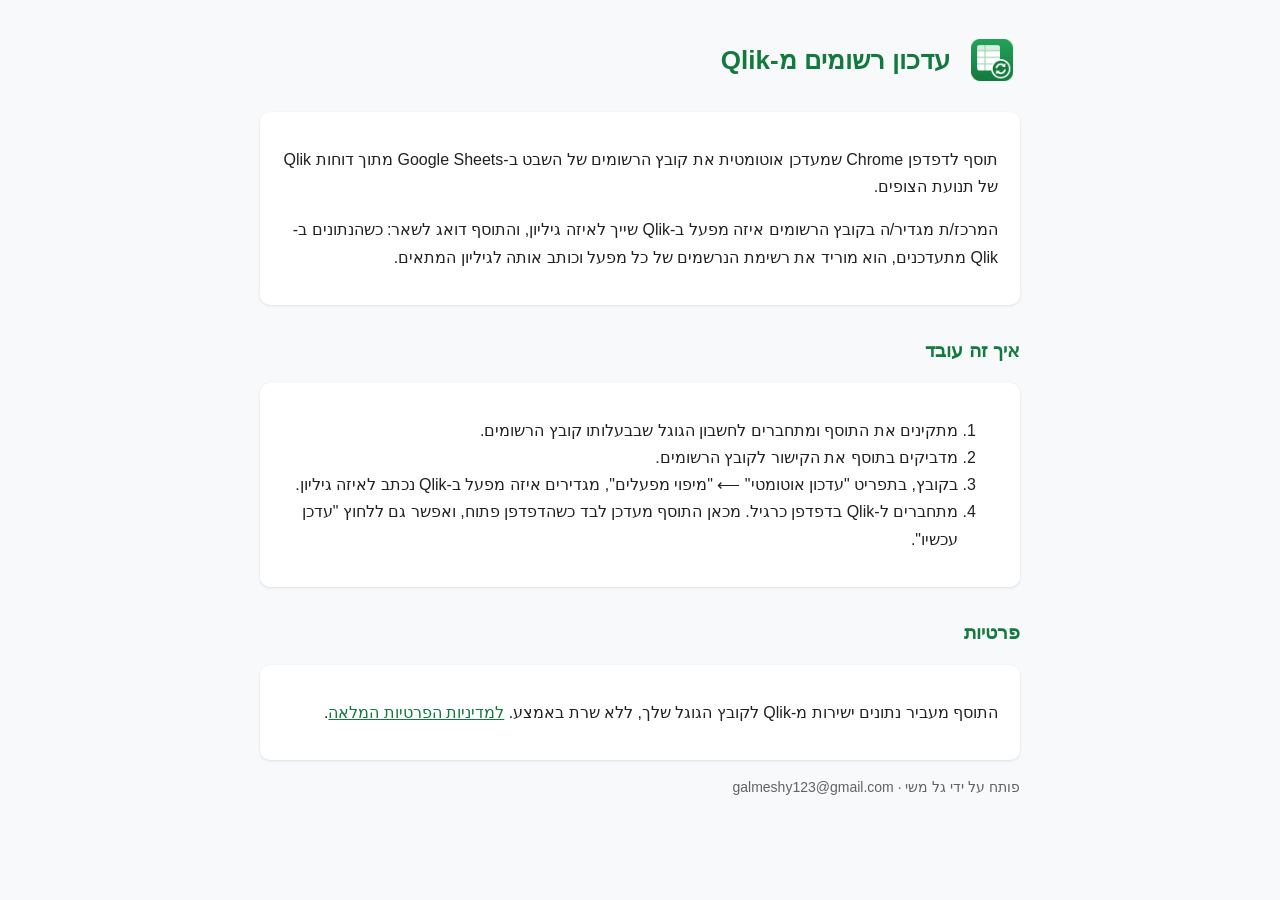
<file: index.html>
<!DOCTYPE html>
<html lang="he" dir="rtl">
<head>
  <meta charset="utf-8">
  <meta name="viewport" content="width=device-width, initial-scale=1">
  <title>עדכון רשומים מ-Qlik</title>
  <link rel="stylesheet" href="style.css">
</head>
<body>
<main>
  <header><img src="icon.png" alt=""><h1>עדכון רשומים מ-Qlik</h1></header>

  <div class="card">
    <p>תוסף לדפדפן Chrome שמעדכן אוטומטית את קובץ הרשומים של השבט ב-Google Sheets מתוך דוחות Qlik של תנועת הצופים.</p>
    <p>המרכז/ת מגדיר/ה בקובץ הרשומים איזה מפעל ב-Qlik שייך לאיזה גיליון, והתוסף דואג לשאר: כשהנתונים ב-Qlik מתעדכנים, הוא מוריד את רשימת הנרשמים של כל מפעל וכותב אותה לגיליון המתאים.</p>
  </div>

  <h2>איך זה עובד</h2>
  <div class="card">
    <ol>
      <li>מתקינים את התוסף ומתחברים לחשבון הגוגל שבבעלותו קובץ הרשומים.</li>
      <li>מדביקים בתוסף את הקישור לקובץ הרשומים.</li>
      <li>בקובץ, בתפריט "עדכון אוטומטי" ⟵ "מיפוי מפעלים", מגדירים איזה מפעל ב-Qlik נכתב לאיזה גיליון.</li>
      <li>מתחברים ל-Qlik בדפדפן כרגיל. מכאן התוסף מעדכן לבד כשהדפדפן פתוח, ואפשר גם ללחוץ "עדכן עכשיו".</li>
    </ol>
  </div>

  <h2>פרטיות</h2>
  <div class="card">
    <p>התוסף מעביר נתונים ישירות מ-Qlik לקובץ הגוגל שלך, ללא שרת באמצע. <a href="privacy.html">למדיניות הפרטיות המלאה</a>.</p>
  </div>

  <p class="muted">פותח על ידי גל משי · <span class="ltr">galmeshy123@gmail.com</span></p>
</main>
</body>
</html>
</file>
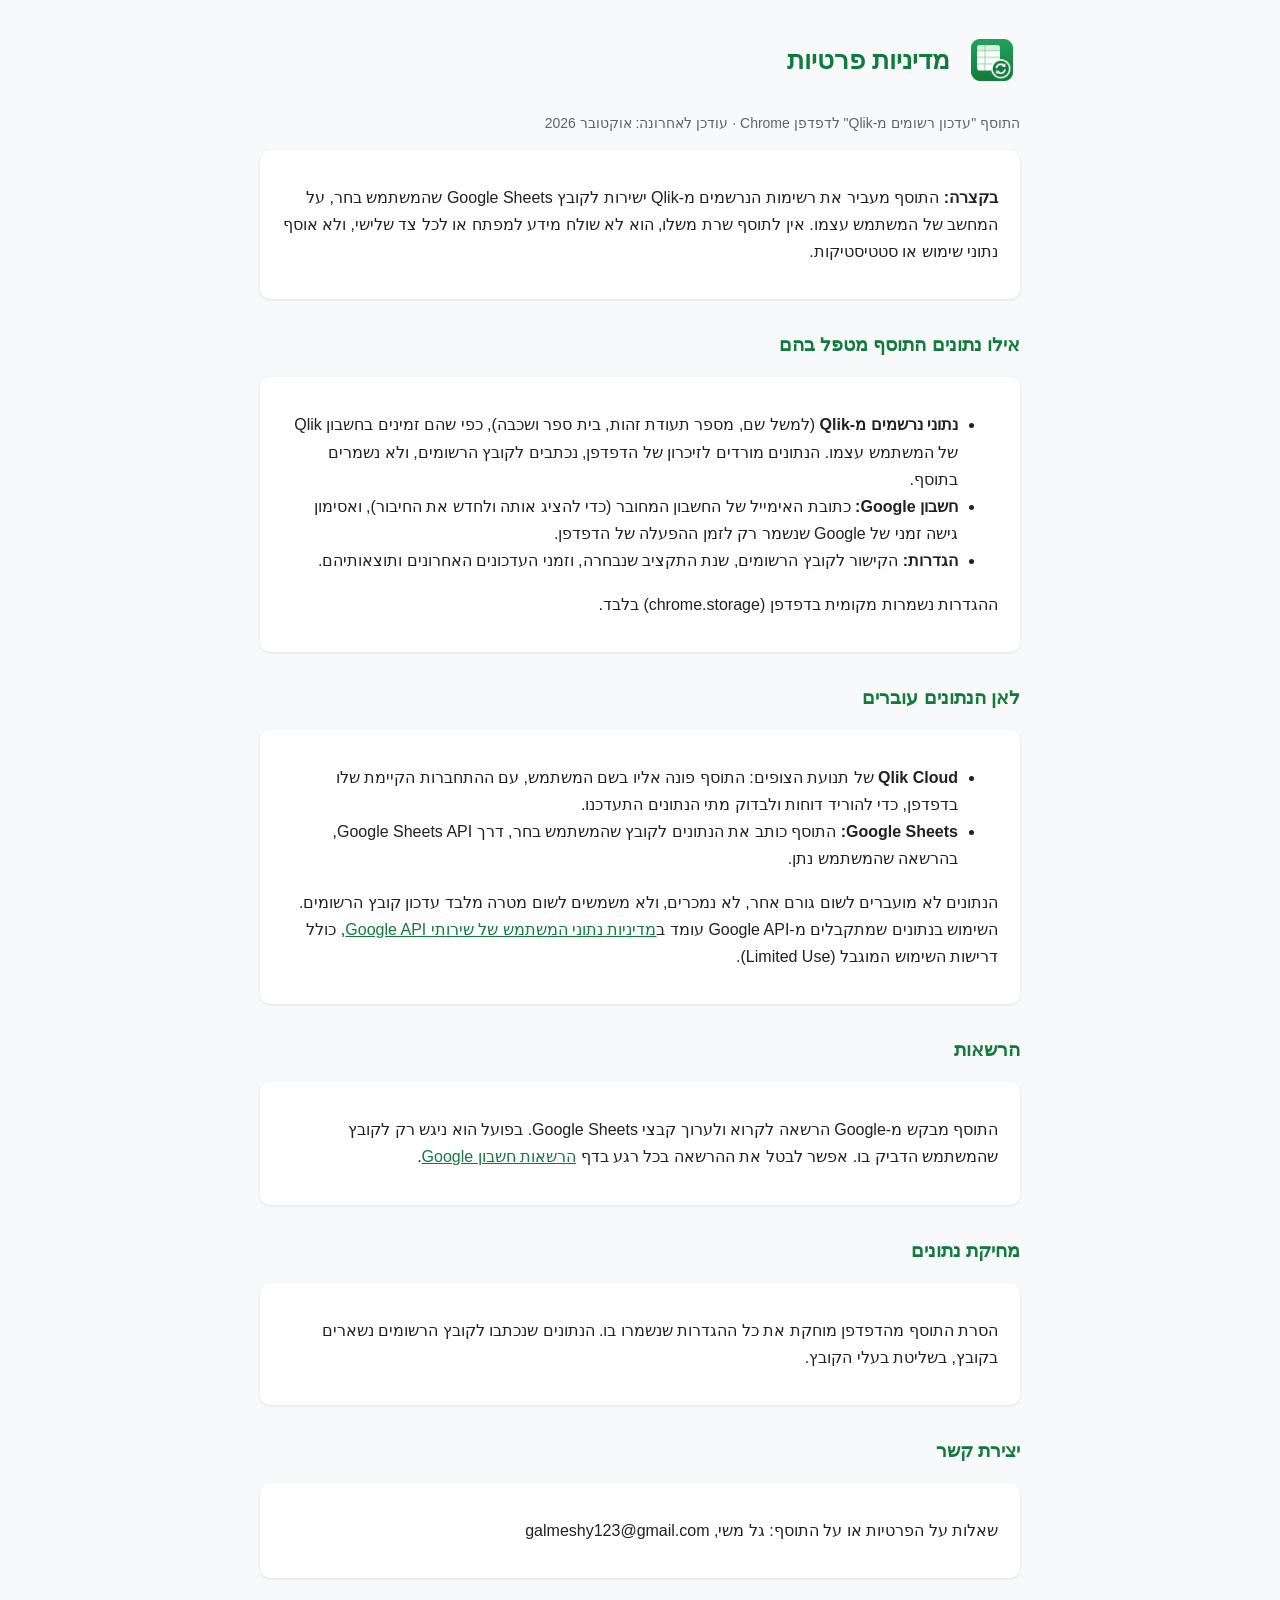
<file: privacy.html>
<!DOCTYPE html>
<html lang="he" dir="rtl">
<head>
  <meta charset="utf-8">
  <meta name="viewport" content="width=device-width, initial-scale=1">
  <title>מדיניות פרטיות · עדכון רשומים מ-Qlik</title>
  <link rel="stylesheet" href="style.css">
</head>
<body>
<main>
  <header><img src="icon.png" alt=""><h1>מדיניות פרטיות</h1></header>
  <p class="muted">התוסף "עדכון רשומים מ-Qlik" לדפדפן Chrome · עודכן לאחרונה: אוקטובר 2026</p>

  <div class="card">
    <p><b>בקצרה:</b> התוסף מעביר את רשימות הנרשמים מ-Qlik ישירות לקובץ Google Sheets שהמשתמש בחר, על המחשב של המשתמש עצמו. אין לתוסף שרת משלו, הוא לא שולח מידע למפתח או לכל צד שלישי, ולא אוסף נתוני שימוש או סטטיסטיקות.</p>
  </div>

  <h2>אילו נתונים התוסף מטפל בהם</h2>
  <div class="card">
    <ul>
      <li><b>נתוני נרשמים מ-Qlik</b> (למשל שם, מספר תעודת זהות, בית ספר ושכבה), כפי שהם זמינים בחשבון Qlik של המשתמש עצמו. הנתונים מורדים לזיכרון של הדפדפן, נכתבים לקובץ הרשומים, ולא נשמרים בתוסף.</li>
      <li><b>חשבון Google:</b> כתובת האימייל של החשבון המחובר (כדי להציג אותה ולחדש את החיבור), ואסימון גישה זמני של Google שנשמר רק לזמן ההפעלה של הדפדפן.</li>
      <li><b>הגדרות:</b> הקישור לקובץ הרשומים, שנת התקציב שנבחרה, וזמני העדכונים האחרונים ותוצאותיהם.</li>
    </ul>
    <p>ההגדרות נשמרות מקומית בדפדפן (chrome.storage) בלבד.</p>
  </div>

  <h2>לאן הנתונים עוברים</h2>
  <div class="card">
    <ul>
      <li><b>Qlik Cloud</b> של תנועת הצופים: התוסף פונה אליו בשם המשתמש, עם ההתחברות הקיימת שלו בדפדפן, כדי להוריד דוחות ולבדוק מתי הנתונים התעדכנו.</li>
      <li><b>Google Sheets:</b> התוסף כותב את הנתונים לקובץ שהמשתמש בחר, דרך Google Sheets API, בהרשאה שהמשתמש נתן.</li>
    </ul>
    <p>הנתונים לא מועברים לשום גורם אחר, לא נמכרים, ולא משמשים לשום מטרה מלבד עדכון קובץ הרשומים. השימוש בנתונים שמתקבלים מ-Google API עומד ב<a href="https://developers.google.com/terms/api-services-user-data-policy">מדיניות נתוני המשתמש של שירותי Google API</a>, כולל דרישות השימוש המוגבל (Limited Use).</p>
  </div>

  <h2>הרשאות</h2>
  <div class="card">
    <p>התוסף מבקש מ-Google הרשאה לקרוא ולערוך קבצי Google Sheets. בפועל הוא ניגש רק לקובץ שהמשתמש הדביק בו. אפשר לבטל את ההרשאה בכל רגע בדף <a href="https://myaccount.google.com/permissions">הרשאות חשבון Google</a>.</p>
  </div>

  <h2>מחיקת נתונים</h2>
  <div class="card">
    <p>הסרת התוסף מהדפדפן מוחקת את כל ההגדרות שנשמרו בו. הנתונים שנכתבו לקובץ הרשומים נשארים בקובץ, בשליטת בעלי הקובץ.</p>
  </div>

  <h2>יצירת קשר</h2>
  <div class="card">
    <p>שאלות על הפרטיות או על התוסף: גל משי, <span class="ltr">galmeshy123@gmail.com</span></p>
  </div>
</main>
</body>
</html>
</file>
<file: style.css>
:root { color-scheme: light dark; --bg:#f8f9fa; --card:#fff; --text:#202124; --muted:#5f6368; --accent:#137a3e; }
@media (prefers-color-scheme: dark) { :root { --bg:#1f1f1f; --card:#2b2b2b; --text:#e8eaed; --muted:#9aa0a6; --accent:#5bb974; } }
body { font-family: 'Segoe UI', Arial, sans-serif; background: var(--bg); color: var(--text); margin: 0; line-height: 1.7; }
main { max-width: 760px; margin: 0 auto; padding: 32px 20px 60px; }
header { display: flex; align-items: center; gap: 14px; margin-bottom: 24px; }
header img { width: 56px; height: 56px; }
h1 { margin: 0; font-size: 26px; color: var(--accent); }
h2 { font-size: 19px; margin-top: 30px; color: var(--accent); }
.card { background: var(--card); border-radius: 10px; padding: 18px 22px; box-shadow: 0 1px 3px rgba(0,0,0,.1); margin-bottom: 16px; }
.muted { color: var(--muted); font-size: 14px; }
a { color: var(--accent); }
.ltr { direction: ltr; unicode-bidi: embed; }
</file>
